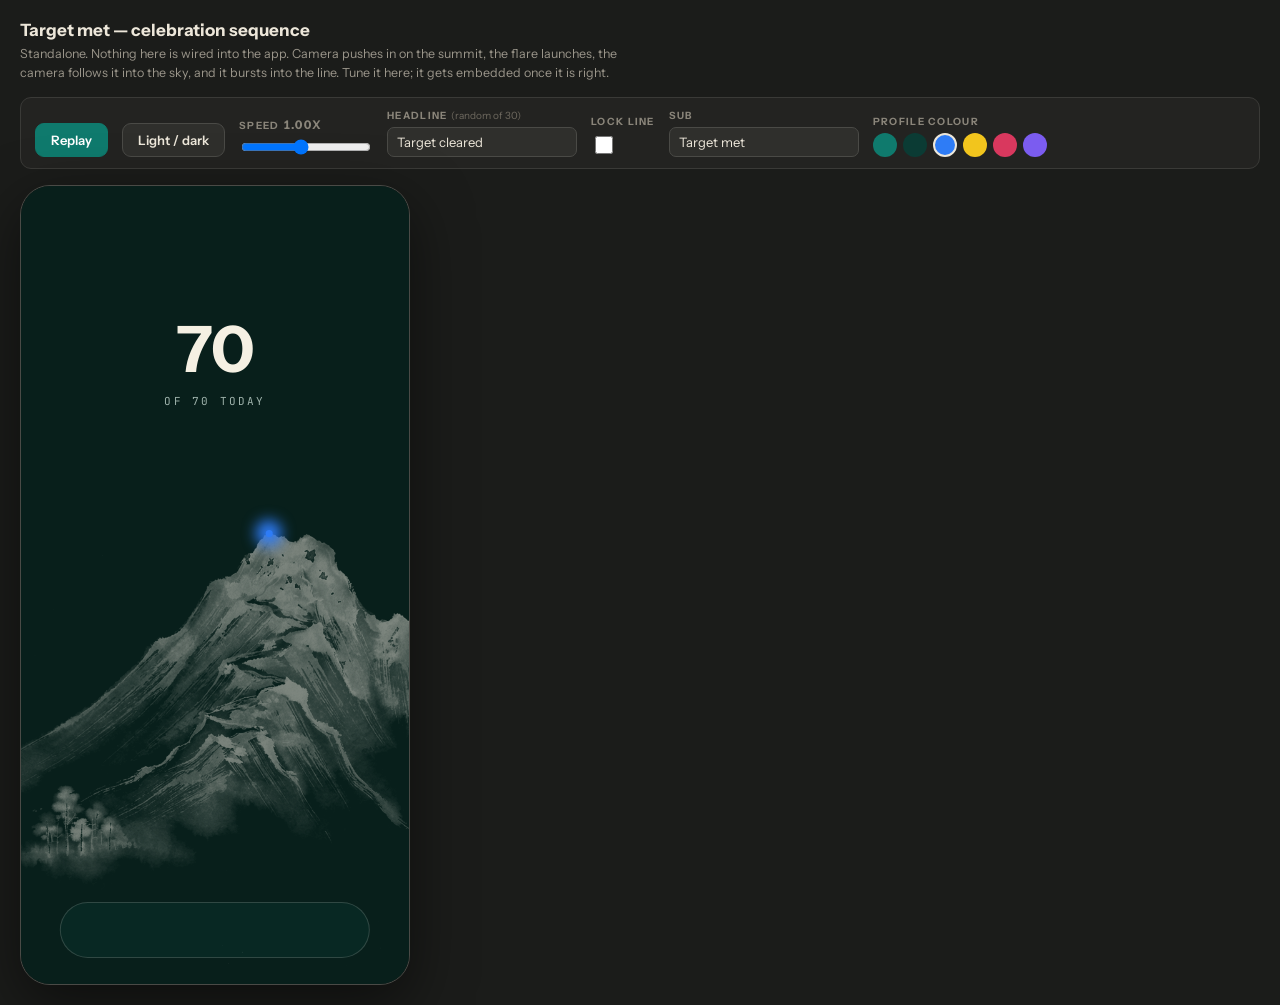
<file: design/celebration/index.html>
<!doctype html>
<html lang="en"><head><meta charset="utf-8">
<meta name="viewport" content="width=device-width,initial-scale=1">
<title>Target met — celebration sequence</title>
<link rel="preconnect" href="https://fonts.googleapis.com"><link rel="preconnect" href="https://fonts.gstatic.com" crossorigin>
<link href="https://fonts.googleapis.com/css2?family=Bebas+Neue&family=JetBrains+Mono:wght@400;500&family=Instrument+Sans:wght@400;600;700&display=swap" rel="stylesheet">
<style>
*{box-sizing:border-box}
body{margin:0;background:#1b1c1a;color:#EDE7DA;font-family:'Instrument Sans',system-ui,sans-serif;padding:20px}
h1{font-size:17px;margin:0 0 4px}
.sub{color:#9a958a;font-size:12.5px;margin:0 0 14px;max-width:76ch;line-height:1.55}
.bar{display:flex;gap:14px;align-items:flex-end;flex-wrap:wrap;background:#232321;border:1px solid #3a3a37;
  border-radius:11px;padding:11px 14px;margin-bottom:16px}
.ctl{display:flex;flex-direction:column;gap:5px}
.ctl label{font-size:10px;font-weight:700;letter-spacing:.13em;text-transform:uppercase;color:#8a857a}
.ctl input[type=range]{width:130px}.ctl input[type=text]{font:inherit;font-size:13px;padding:6px 9px;border-radius:7px;
  border:1px solid #4a4a46;background:#2f2f2c;color:#EDE7DA;width:190px}
.ctl output{font-size:12px;font-variant-numeric:tabular-nums}
button{font:inherit;font-size:13px;font-weight:600;padding:8px 15px;border-radius:9px;border:1px solid #0F7A6D;
  background:#0F7A6D;color:#fff;cursor:pointer}
button.alt{background:#2f2f2c;border-color:#4a4a46;color:#EDE7DA}

/* ---------- the sequence ---------- */
.frame{position:relative;width:390px;height:800px;border-radius:30px;overflow:hidden;
  border:1px solid #4a4a46;box-shadow:0 20px 60px rgba(0,0,0,.5)}
.frame.dark{--paper:#081F1B;--ink:#F5F0E3;--muted:#9FB3AC;--peak:#FAF3E8;--accent:#0F7A6D}
.frame.light{--paper:#FAF3E8;--ink:#1F1B16;--muted:#6E6353;--peak:#0F7A6D;--accent:#0F7A6D}
/* the flare is the MEMBER'S colour in both themes — never a grey dot */
.frame{--flare:#2E7CF6}
.scene{position:absolute;inset:0;background:var(--paper);overflow:hidden}

/* The CAMERA moves; the mountain does not. transform-origin is the summit so
   the push-in converges on the peak rather than the centre of frame. */
.cam{position:absolute;inset:0;transform-origin:59.56% 34%;will-change:transform}
/* Its own wrapper, not extra keyframes on .cam — the camera move and the kick
   are different intents and must not fight over one transform. */
.shake{position:absolute;inset:0;transform-origin:50% 50%}
.mtn{position:absolute;left:50%;bottom:-6%;transform:translateX(-50%);
  width:145%;aspect-ratio:900/805;background:var(--peak);opacity:.5;
  -webkit-mask:url(../../assets/peak.png) no-repeat center/contain;
  mask:url(../../assets/peak.png) no-repeat center/contain}
.summit{position:absolute;left:50%;bottom:-6%;transform:translateX(-50%);width:145%;aspect-ratio:900/805;pointer-events:none}
/* Motion is split across two nested elements: the WRAPPER does the vertical
   travel on one clean curve, the CHILD does a slow lateral sway on its own
   cycle. The browser composes them into a smooth arc. Doing both in one
   keyframe list is what made the fall and the launch look jagged — every
   direction change was a keyframe corner with linear interpolation either side
   of it, and no amount of easing hides a corner. */
.rise,.drop{position:absolute;left:59.56%;top:.87%;width:0;height:0}
.flare,.ember{position:absolute;left:0;top:0;width:9px;height:9px;margin:-4.5px 0 0 -4.5px;border-radius:50%;
  background:var(--flare);box-shadow:0 0 16px 5px var(--flare);opacity:0}
/* The trail is pinned at the LAUNCH POINT and grows upward behind the flare.
   Before, it was a fixed 70px bar hanging off the summit, so it read as a faint
   streak coming out from under the beacon rather than as exhaust behind
   something climbing. */
.streak{position:absolute;left:59.56%;top:calc(.87% - 300px);width:4px;height:300px;margin:0 0 0 -2px;
  border-radius:2px;transform-origin:50% 100%;filter:blur(1.5px);
  background:linear-gradient(to top,transparent 0%,color-mix(in srgb,var(--flare) 55%,transparent) 55%,var(--flare) 100%);
  opacity:0}
.burst{position:absolute;left:59.56%;top:.87%;width:0;height:0}
.spark{position:absolute;left:0;top:0;width:2px;height:52px;margin:-26px 0 0 -1px;transform-origin:50% 50%;
  background:linear-gradient(to top,transparent,var(--flare));opacity:0}
/* Confetti flecks, not more glow rings — small tumbling rectangles that scatter
   and fall off. Two colours only: the member's flare colour and paper. */
.flecks{position:absolute;left:0;top:0;width:0;height:0}
.fleck{position:absolute;left:0;top:0;width:5px;height:9px;margin:-4px 0 0 -2px;border-radius:1px;
  background:var(--fc);opacity:0;transform:translateY(-300px)}
.playing .fleck{animation:fleck var(--fd) cubic-bezier(.12,.62,.3,1) var(--fdel) forwards}
@keyframes fleck{
  0%  {opacity:0;transform:translateY(-300px) translate(0,0) rotate(0deg) scale(.6)}
  10% {opacity:1}
  70% {opacity:1}
  100%{opacity:0;transform:translateY(-300px) translate(var(--fx),var(--fy)) rotate(var(--fr)) scale(1)}
}
/* A shockwave that runs off the edge of the frame, plus one frame-wide flash
   on the beat. This is the difference between a graphic and an event. */
.shock{position:absolute;left:0;top:0;width:24px;height:24px;margin:-12px 0 0 -12px;border-radius:50%;
  border:1.5px solid var(--flare);opacity:0}
@keyframes shockW{0%{opacity:.9;transform:translateY(-300px) scale(.15)}
  60%{opacity:.22}100%{opacity:0;transform:translateY(-300px) scale(22)}}
.playing .shock{animation:shockW 1500ms cubic-bezier(.08,.72,.24,1) 4700ms forwards}
.playing .shock.sh2{animation:shockW 1900ms cubic-bezier(.08,.72,.24,1) 4880ms forwards}
.whiteout{position:absolute;inset:0;background:var(--flare);opacity:0;pointer-events:none;z-index:5}
.playing .whiteout{animation:whiteout 700ms ease-out 4670ms forwards}
@keyframes whiteout{0%{opacity:0}9%{opacity:.22}100%{opacity:0}}
.ring{position:absolute;left:0;top:0;width:16px;height:16px;margin:-8px 0 0 -8px;border-radius:50%;
  border:2px solid var(--flare);opacity:0}
.flash{position:absolute;left:0;top:0;width:12px;height:12px;margin:-6px 0 0 -6px;border-radius:50%;
  background:var(--flare);box-shadow:0 0 34px 14px var(--flare);opacity:0}
/* the light that settles back onto the peak once the fanfare is over */
.lantern{position:absolute;left:59.56%;top:.87%;width:26px;height:26px;margin:-13px 0 0 -13px;border-radius:50%;
  background:var(--flare);filter:blur(7px);opacity:0}
.lantern-core{position:absolute;left:59.56%;top:.87%;width:7px;height:7px;margin:-3.5px 0 0 -3.5px;border-radius:50%;
  background:var(--flare);opacity:0}

.title{position:absolute;left:0;right:0;top:24%;text-align:center;opacity:0;z-index:5}
/* identical treatment to the ASCENT lockup: same face, same .13em tracking and
   the matching text-indent Bebas needs (it tracks from the RIGHT of each glyph,
   so without the indent the word sits off its own centre) */
.title h2{margin:0;font-family:'Bebas Neue',sans-serif;font-size:clamp(54px,15vw,74px);
  line-height:.9;letter-spacing:.13em;text-indent:.13em;text-transform:uppercase;color:var(--ink)}
.title p{margin:12px 0 0;font-family:'JetBrains Mono',monospace;font-size:11px;letter-spacing:.24em;
  text-transform:uppercase;color:var(--muted);opacity:0}
.title .rule{width:90px;height:2px;background:var(--accent);margin:14px auto 0;transform:scaleX(0)}
/* fanfare: a soft bloom behind the headline so it arrives lit, not just placed */
/* Smoke, not haze. A single blurred ellipse is a fog bank — smoke needs
   TEXTURE and it needs to churn. This runs the blob through an feTurbulence
   displacement so its edge is broken and cloudy, and rotates it slowly while it
   rises so the form changes as it drifts rather than just getting bigger. */
.smoke{position:absolute;left:50%;top:20%;width:420px;height:300px;margin-left:-210px;border-radius:46% 54% 58% 42%/48% 44% 56% 52%;
  background:radial-gradient(ellipse at 46% 58%,var(--flare) 0%,transparent 66%);
  opacity:0;filter:blur(18px) url(#smokeChurn);z-index:6;pointer-events:none}
.smoke.s2{top:12%;width:520px;margin-left:-260px;height:360px;filter:blur(26px) url(#smokeChurn);
  border-radius:56% 44% 48% 52%/42% 58% 42% 58%}
.playing .smoke{animation:smokeA 4200ms ease-out 5300ms both}
.playing .smoke.s2{animation:smokeB 5000ms ease-out 5900ms both}
@keyframes smokeA{0%{opacity:0;transform:translateY(0) scale(.65) rotate(0deg)}22%{opacity:.30}100%{opacity:0;transform:translateY(-96px) scale(1.75) rotate(26deg)}}
@keyframes smokeB{0%{opacity:0;transform:translate(0,0) scale(.85) rotate(0deg)}28%{opacity:.22}100%{opacity:0;transform:translate(34px,-150px) scale(2.1) rotate(-34deg)}}
.title .halo{position:absolute;left:50%;top:34%;width:320px;height:320px;margin:-160px 0 0 -160px;border-radius:50%;
  background:radial-gradient(circle,var(--flare) 0%,transparent 62%);opacity:0;z-index:-1}

.ui{position:absolute;inset:0;padding:34px 24px;z-index:4}
.ui .tally{font-family:Archivo,'Instrument Sans',sans-serif;font-weight:800;font-size:64px;color:var(--ink);text-align:center;margin-top:90px}
.ui .of{font-family:'JetBrains Mono',monospace;font-size:11px;letter-spacing:.2em;text-transform:uppercase;
  color:var(--muted);text-align:center;margin-top:6px}
.ui .dock{position:absolute;left:50%;transform:translateX(-50%);bottom:26px;width:80%;height:56px;border-radius:999px;
  border:1px solid rgba(250,243,232,.16);background:rgba(11,59,52,.35)}

.playing .ui{animation:uiOut 700ms ease-in 700ms both,uiBack 900ms ease-out 11900ms both}
.playing .cam{animation:camera 11800ms linear both}
.playing .shake{animation:shake 950ms cubic-bezier(.2,.8,.3,1) 4680ms both}
/* the beacon lights FIRST — that is the moment the target was met; everything
   after it is the camera reacting */
.playing .lantern.pre{animation:lanternOn 600ms ease-out 200ms both,flick 3.1s ease-in-out 800ms 2,
  handoff 420ms ease-in 2560ms forwards}
.playing .lantern-core.pre{animation:lanternOn 600ms ease-out 200ms both,flick2 2.3s ease-in-out 800ms 2,
  handoff 420ms ease-in 2560ms forwards}
/* The beacon must not still be sitting on the summit while the flare leaves
   from the same point — that is what reads as a tiny duplicate light. It
   BECOMES the flare: it shrinks out as the flare picks up speed. */
@keyframes handoff{to{opacity:0;transform:scale(.35)}}
.playing .rise{animation:riseY 2100ms cubic-bezier(.16,.5,.3,1) 2600ms both}
.playing .flare{animation:flareLit 2100ms linear 2600ms both,swayA 1400ms ease-in-out 2600ms both}
.playing .streak{animation:streakUp 2100ms cubic-bezier(.16,.5,.3,1) 2600ms both}
.playing .spark{animation:spark 1000ms cubic-bezier(.1,.72,.28,1) 4700ms forwards}
.playing .ring{animation:ring 1000ms cubic-bezier(.1,.72,.28,1) 4700ms forwards}
.playing .flash{animation:flash 720ms ease-out 4660ms forwards}
.playing .title .halo{animation:haloA 2200ms cubic-bezier(.2,.7,.3,1) 4700ms both}
.playing .title .h2x{animation:haloB 3000ms cubic-bezier(.15,.6,.25,1) 5150ms both}
.playing .title .h3x{animation:haloC 3800ms ease-out 5750ms both}
.playing .ring.r2{animation:ring 1150ms cubic-bezier(.1,.72,.28,1) 4880ms forwards}
.playing .ring.r3{animation:ring 1350ms cubic-bezier(.1,.72,.28,1) 5060ms forwards}
.playing .title{animation:titleIn 900ms cubic-bezier(.18,.9,.3,1.08) 4950ms both,titleOut 900ms ease-in 6700ms forwards}
.playing .title .rule{animation:ruleIn 800ms cubic-bezier(.2,.7,.3,1) 5350ms both}
.playing .title p{animation:subIn 700ms ease-out 5600ms both}
.playing .drop{animation:dropY 4700ms linear 7100ms forwards}
.playing .ember{animation:emberLit 4700ms linear 7100ms forwards,swayB 3400ms ease-in-out 7100ms infinite}
.playing .lantern{animation:lanternOn 700ms ease-out 11550ms forwards,flick 3.1s ease-in-out 12250ms infinite}
.playing .lantern-core{animation:lanternOn 700ms ease-out 11550ms forwards,flick2 2.3s ease-in-out 12250ms infinite}

@keyframes shake{
  0%{transform:translate(0,0) scale(1)}   9%{transform:translate(0,11px) scale(1.014)}
  24%{transform:translate(-6px,-7px) scale(1.006)} 41%{transform:translate(5px,4px)}
  60%{transform:translate(-3px,-2px)}  80%{transform:translate(2px,1px)}
  100%{transform:translate(0,0) scale(1)}
}
@keyframes uiOut{to{opacity:0;transform:scale(1.06)}}

/* ONE continuous camera move. Per-keyframe easing, not one curve stretched over
   the whole thing — a single cubic-bezier across nine stops makes every segment
   brake and restart, which is the staged, stiff feel. Here the push-in eases in,
   the pan runs almost linear so it never stalls, and only the final return
   settles. */
@keyframes camera{
  /* 0-7%    hold — the beacon lights on the peak, camera has not moved
     7-25%   push in, only to 1.75x. At 2.5x the summit filled the frame and the
             mountain was lost entirely, which is what made it read as abstract
     25-58%  pull BACK OUT while panning up after the flare: the peak slides to
             the bottom of frame but never leaves it
     58-78%  hold on the sky for the burst and the line
     78-100% return to exactly where we started */
  0%   {transform:scale(1) translateY(0);      animation-timing-function:linear}
  7%   {transform:scale(1) translateY(0);      animation-timing-function:cubic-bezier(.45,0,.5,1)}
  25%  {transform:scale(1.75) translateY(3%);  animation-timing-function:cubic-bezier(.3,0,.45,1)}
  38%  {transform:scale(1.6) translateY(14%);  animation-timing-function:linear}
  58%  {transform:scale(1.16) translateY(44%); animation-timing-function:linear}
  78%  {transform:scale(1.14) translateY(46%); animation-timing-function:cubic-bezier(.4,0,.3,1)}
  100% {transform:scale(1) translateY(0)}
}
@keyframes riseY{from{transform:translateY(0)}to{transform:translateY(-300px)}}
/* No hang. The ember is falling for the whole of the camera's return and
   touches down exactly as the peak settles — 4700ms from 7100ms lands on
   11800ms, which is where @keyframes camera comes to rest.
   Per-keyframe easing keeps the fall FLAT: one bezier over the whole drop
   accelerates like a stone, and this is meant to be a float. Only the first
   14% (residual lift off the burst) and the last stretch are eased at all. */
@keyframes dropY{
  0%  {transform:translateY(-300px); animation-timing-function:cubic-bezier(.25,.6,.45,1)}
  14% {transform:translateY(-310px); animation-timing-function:cubic-bezier(.5,.02,.6,1)}
  62% {transform:translateY(-160px); animation-timing-function:cubic-bezier(.4,0,.45,1)}
  100%{transform:translateY(0)}
}
/* opacity and scale only — the travel lives on the wrapper */
@keyframes flareLit{0%{opacity:0;transform:scale(.4)}8%{opacity:1;transform:scale(1)}90%{opacity:1;transform:scale(.92)}100%{opacity:0;transform:scale(.85)}}
@keyframes emberLit{0%{opacity:0;transform:scale(1.25)}6%{opacity:1}93%{opacity:.95;transform:scale(.92)}100%{opacity:0;transform:scale(.86)}}
/* one slow sway each, out of phase with the travel — this is the drift */
@keyframes swayA{0%{margin-left:-4.5px}50%{margin-left:-3.2px}100%{margin-left:-4.5px}}
@keyframes swayB{0%{margin-left:-4.5px}50%{margin-left:3.5px}100%{margin-left:-4.5px}}
@keyframes streakUp{
  0%  {opacity:0;transform:scaleY(0)}
  10% {opacity:.95;transform:scaleY(.12)}
  70% {opacity:.7;transform:scaleY(.8)}
  100%{opacity:0;transform:scaleY(1)}
}
@keyframes spark{
  0%{opacity:0;transform:translateY(-300px) rotate(var(--a)) translateY(0) scaleY(.3)}
  16%{opacity:1}
  100%{opacity:0;transform:translateY(-300px) rotate(var(--a)) translateY(-150px) scaleY(1)}
}
/* forwards, NOT both — with `both` the 0% keyframe (opacity .9) painted for the
   whole delay, leaving a bright ring parked in the sky before the burst had
   happened. Nothing may be visible before its own start. */
@keyframes ring{0%{opacity:.9;transform:translateY(-300px) scale(.3)}100%{opacity:0;transform:translateY(-300px) scale(17)}}
@keyframes flash{0%{opacity:0;transform:translateY(-300px) scale(.4)}18%{opacity:1;transform:translateY(-300px) scale(1.7)}100%{opacity:0;transform:translateY(-300px) scale(2.8)}}
/* three genuinely different blooms — same three-copies-of-one-thing problem the
   dashes had: identical timing reads as a pattern, not as a burst */
@keyframes haloA{0%{opacity:0;transform:scale(.35)}22%{opacity:.34}100%{opacity:0;transform:scale(1.5)}}
@keyframes haloB{0%{opacity:0;transform:scale(.8)}34%{opacity:.20}100%{opacity:0;transform:scale(2.3)}}
@keyframes haloC{0%{opacity:0;transform:scale(1.2)}46%{opacity:.12}100%{opacity:0;transform:scale(3.1)}}
@keyframes titleIn{0%{opacity:0;transform:translateY(20px) scale(.86)}100%{opacity:1;transform:none}}
@keyframes subIn{from{opacity:0;transform:translateY(6px)}to{opacity:1;transform:none}}
@keyframes ruleIn{from{transform:scaleX(0)}to{transform:scaleX(1)}}
@keyframes titleOut{to{opacity:0;transform:translateY(-10px)}}
/* the light comes home: falls out of the sky and settles on the summit */



@keyframes lanternOn{to{opacity:1}}
@keyframes flick{0%,100%{opacity:.85;transform:scale(1)}41%{opacity:1;transform:scale(1.12)}78%{opacity:.6;transform:scale(.93)}}
@keyframes flick2{0%,100%{opacity:.95;transform:scale(1)}24%{opacity:1;transform:scale(1.1)}71%{opacity:.7;transform:scale(.9)}}
@keyframes uiBack{from{opacity:0;transform:scale(1.04)}to{opacity:1;transform:none}}
@media (prefers-reduced-motion:reduce){.playing *{animation-duration:.01ms!important}}
</style></head><body>
<h1>Target met — celebration sequence</h1>
<p class="sub">Standalone. Nothing here is wired into the app. Camera pushes in on the summit, the flare launches,
the camera follows it into the sky, and it bursts into the line. Tune it here; it gets embedded once it is right.</p>
<div class="bar">
  <button onclick="play()">Replay</button>
  <button class="alt" onclick="toggleTheme()">Light / dark</button>
  <div class="ctl"><label>Speed <output id="oS">1.00x</output></label><input type="range" id="spd" min="50" max="160" value="100"></div>
  <div class="ctl"><label>Headline <span style="font-weight:400;letter-spacing:0;text-transform:none;color:#6f6a60">(random of 30)</span></label><input type="text" id="txt" value="You did it"></div><div class="ctl"><label>Lock line</label><input type="checkbox" id="lock" style="width:18px;height:18px"></div>
  <div class="ctl"><label>Sub</label><input type="text" id="txt2" value="Target met"></div>
  <div class="ctl"><label>Profile colour</label><div id="sw" style="display:flex;gap:6px"></div></div>
</div>
<div class="frame dark" id="frame">
  <svg width="0" height="0" style="position:absolute" aria-hidden="true"><defs>
      <filter id="smokeChurn"><feTurbulence type="fractalNoise" baseFrequency="0.012" numOctaves="3" seed="5" result="n"/>
      <feDisplacementMap in="SourceGraphic" in2="n" scale="70" xChannelSelector="R" yChannelSelector="G"/></filter>
    </defs></svg>
    <div class="scene" id="scene">
    <div class="shake"><div class="cam" id="cam">
      <div class="mtn"></div>
      <div class="summit">
        <i class="streak"></i><span class="rise"><i class="flare"></i></span>
        <div class="burst" id="burst"><i class="shock"></i><i class="shock sh2"></i><div class="flecks" id="flecks"></div><i class="ring"></i><i class="ring r2"></i><i class="ring r3"></i><i class="flash"></i></div>
        <span class="drop"><i class="ember"></i></span><i class="lantern pre"></i><i class="lantern-core pre"></i><i class="lantern"></i><i class="lantern-core"></i>
      </div>
    </div></div>
    <div class="ui">
      <div class="tally">70</div><div class="of">of 70 today</div>
      <div class="dock"></div>
    </div>
    <i class="smoke"></i><i class="smoke s2"></i>
    <i class="whiteout"></i>
    <div class="title" id="title"><i class="halo"></i><i class="halo h2x"></i><i class="halo h3x"></i><h2 id="h2">You did it</h2><div class="rule"></div><p id="p2">Target met</p></div>
  </div>
</div>
<script>
var flecks=document.getElementById('flecks');
for(var f=0;f<46;f++){
  var el=document.createElement('i'); el.className='fleck';
  var ang=Math.random()*Math.PI*2, dist=95+Math.random()*245;
  el.style.setProperty('--fx',(Math.cos(ang)*dist).toFixed(0)+'px');
  el.style.setProperty('--fy',(Math.sin(ang)*dist*0.75+90).toFixed(0)+'px');  // gravity pulls them down
  el.style.setProperty('--fr',(Math.random()*900-450).toFixed(0)+'deg');
  el.style.setProperty('--fd',(1500+Math.random()*1400).toFixed(0)+'ms');
  el.style.setProperty('--fdel',(4700+Math.random()*420).toFixed(0)+'ms');
  el.style.setProperty('--fc', Math.random()<0.55 ? 'var(--flare)' : 'var(--peak)');
  flecks.appendChild(el);
}
var burst=document.getElementById('burst');
for(var i=0;i<24;i++){var s=document.createElement('i');s.className='spark';s.style.setProperty('--a',(i*(360/24)+(i%2?7:0))+'deg');burst.appendChild(s);}
var frame=document.getElementById('frame'), scene=document.getElementById('scene'), spd=document.getElementById('spd');
function play(){
  var line=pickLine();
  document.getElementById('h2').textContent=line;
  document.getElementById('txt').value=line;
  scene.classList.remove('playing'); void scene.offsetWidth; scene.classList.add('playing');
}
spd.addEventListener('input',function(){
  var f=spd.value/100; document.getElementById('oS').textContent=f.toFixed(2)+'x';
  scene.style.setProperty('--dur',(7000/f)+'ms');
  document.querySelectorAll('.playing *').forEach(function(){});
  scene.style.animationDuration=null; play();
});
function toggleTheme(){frame.classList.toggle('dark');frame.classList.toggle('light');}
// A hidden bank of achievement lines — one is drawn at random each time the
// sequence plays, so hitting your target does not say the identical sentence
// every day for months. Voice rules from the app apply: no slang, never "mate".
var AFFIRMATIONS=["You did it", "Summit reached", "Target met", "Rung claimed", "Held the line", "Nothing owed", "Clean sheet", "Banked in full", "Full count", "Above the line", "Ledger closed", "Signed off", "Day secured", "Every rep counted", "Peak taken", "No excuse today", "Straight to the top", "That is the day", "You made the number", "One more rung", "Topped out", "Roped in, topped out", "Earned outright", "Nothing left owing", "Target cleared", "The climb continues", "Owed nothing", "Stood it up", "Counted, all of it", "Made the summit"];
var lastLine=null;
function pickLine(){
  if(document.getElementById('lock').checked) return document.getElementById('txt').value;
  var v; do { v=AFFIRMATIONS[Math.floor(Math.random()*AFFIRMATIONS.length)]; }
  while(AFFIRMATIONS.length>1 && v===lastLine);   // never the same one twice running
  lastLine=v; return v;
}
['txt','txt2'].forEach(function(id,n){document.getElementById(id).addEventListener('input',function(e){
  document.getElementById(n?'p2':'h2').textContent=e.target.value; });});
var COLS={teal:"#0F7A6D",pine:"#0B3B34",blue:"#2E7CF6",mustard:"#F2C51D",brick:"#D9385E",violet:"#7B5CF0"};
var sw=document.getElementById('sw');
Object.keys(COLS).forEach(function(k){
  var b=document.createElement('button'); b.title=k;
  b.style.cssText='width:24px;height:24px;padding:0;border-radius:50%;border:2px solid transparent;background:'+COLS[k];
  b.onclick=function(){ frame.style.setProperty('--flare',COLS[k]);
    sw.querySelectorAll('button').forEach(function(x){x.style.borderColor='transparent';});
    b.style.borderColor='#EDE7DA'; play(); };
  sw.appendChild(b);
});
sw.children[2].style.borderColor='#EDE7DA';
play();
</script>
</body></html>
</file>
